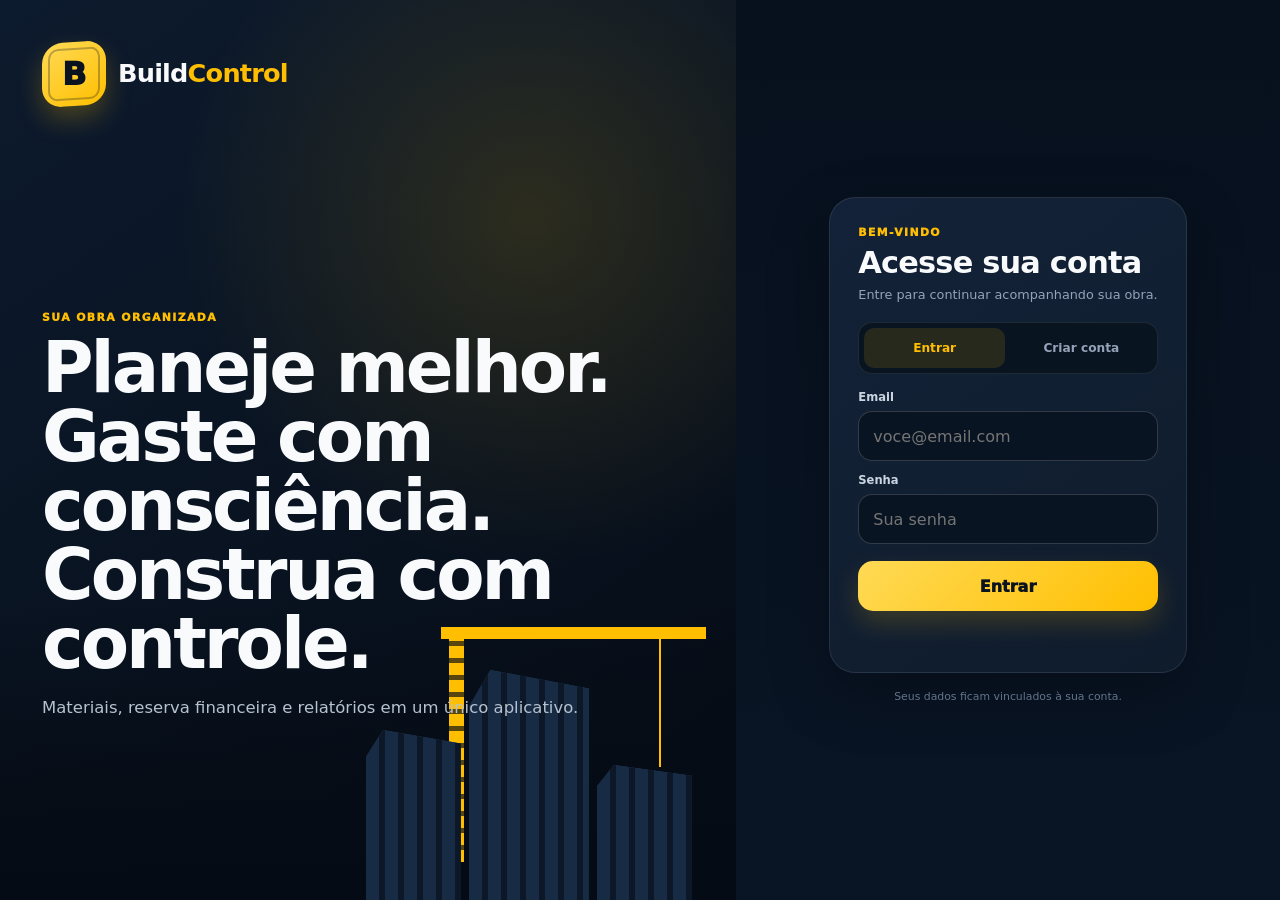
<file: index.html>
<!DOCTYPE html>
<html lang="pt-BR">
<head>
  <meta charset="UTF-8">
  <meta name="viewport" content="width=device-width, initial-scale=1, viewport-fit=cover">
  <title>BuildControl</title>
  <meta name="description" content="Controle de materiais e planejamento financeiro da sua obra.">
  <meta name="theme-color" content="#07101d">
  <link rel="manifest" href="manifest.json">
  <link rel="icon" href="imagens/icon-192.png">
  <link rel="apple-touch-icon" href="imagens/icon-192.png">
  <link rel="stylesheet" href="style.css">
</head>
<body class="app-page">
  <div class="app-shell">
    <header class="topbar">
      <div class="brand-lockup">
        <div class="brand-symbol" aria-hidden="true"><span>B</span></div>
        <div>
          <h1>Build<span>Control</span></h1>
          <small>Planeje. Controle. Construa.</small>
        </div>
      </div>
      <div class="top-actions">
        <span id="syncStatus" class="sync-pill"><i></i> Conectando...</span>
        <button id="btnSairTopo" class="icon-button" type="button" title="Sair" aria-label="Sair">↗</button>
      </div>
    </header>

    <button id="btnInstalar" class="install-banner hidden" type="button">Instalar BuildControl no celular</button>

    <main class="content">
      <section id="view-home" class="app-view active" data-view="home">
        <article class="hero-card">
          <div class="hero-copy">
            <span class="eyebrow">PAINEL DA OBRA</span>
            <h2>Olá, <span id="nomeUsuarioHome">Wellington</span>! 👋</h2>
            <p>Veja quanto da sua lista de materiais já está coberta pelo dinheiro guardado.</p>
            <div class="hero-progress-line">
              <div>
                <strong id="progressoPercentual">0%</strong>
                <span>cobertura financeira</span>
              </div>
              <small id="progressoLegenda">Comece adicionando materiais</small>
            </div>
            <div class="progress-track"><span id="progressoBarra"></span></div>
          </div>
          <div class="hero-art" aria-hidden="true">
            <div class="sun"></div>
            <div class="crane"><i></i><b></b><span></span></div>
            <div class="building"><i></i><i></i><i></i><i></i><i></i><i></i></div>
          </div>
        </article>

        <section class="kpi-grid" aria-label="Resumo financeiro">
          <article class="kpi-card yellow">
            <div class="kpi-icon">▤</div>
            <div><small>Custo dos materiais</small><strong id="totalMateriais">R$ 0,00</strong><span id="qtdMateriaisResumo">0 itens</span></div>
          </article>
          <article class="kpi-card green">
            <div class="kpi-icon">$</div>
            <div><small>Total guardado</small><strong id="totalGuardado">R$ 0,00</strong><span id="qtdMesesResumo">0 meses</span></div>
          </article>
          <article class="kpi-card red">
            <div class="kpi-icon">◷</div>
            <div><small>Falta pagar</small><strong id="faltaPagar">R$ 0,00</strong><span id="porcentagemFalta">0% do total</span></div>
          </article>
        </section>

        <section class="section-block">
          <div class="section-heading"><div><span class="eyebrow">ATALHOS</span><h3>Ações rápidas</h3></div></div>
          <div class="quick-grid">
            <button class="quick-card" type="button" data-open-modal="material"><span>＋</span><strong>Novo material</strong><small>Adicionar à lista</small></button>
            <button class="quick-card" type="button" data-open-modal="guardado"><span>＄</span><strong>Guardar valor</strong><small>Registrar um mês</small></button>
            <button class="quick-card" type="button" data-go-view="reports"><span>⌁</span><strong>Relatórios</strong><small>Analisar os dados</small></button>
          </div>
        </section>

        <section class="dashboard-grid">
          <article class="panel-card">
            <div class="section-heading compact"><div><span class="eyebrow">ÚLTIMOS ITENS</span><h3>Materiais recentes</h3></div><button class="text-button" data-go-view="materials">Ver todos</button></div>
            <div id="materiaisRecentes" class="recent-list"></div>
          </article>
          <article class="panel-card">
            <div class="section-heading compact"><div><span class="eyebrow">DISTRIBUIÇÃO</span><h3>Custo por categoria</h3></div></div>
            <div class="category-summary">
              <div id="donutHome" class="donut-chart"><div><strong id="donutHomeTotal">R$ 0</strong><small>Total</small></div></div>
              <div id="categoriasHome" class="legend-list"></div>
            </div>
          </article>
        </section>
      </section>

      <section id="view-materials" class="app-view" data-view="materials">
        <div class="page-heading">
          <div><span class="eyebrow">PLANEJAMENTO</span><h2>Materiais da obra</h2><p>Organize custos, quantidades e acompanhe o que já está coberto.</p></div>
          <button class="primary-button compact" type="button" data-open-modal="material">＋ Adicionar</button>
        </div>
        <div class="toolbar-card">
          <label class="search-field"><span>⌕</span><input id="buscaMaterial" type="search" placeholder="Buscar material..."></label>
          <div class="filter-tabs" id="filtrosMateriais">
            <button class="active" type="button" data-filter="Todos">Todos</button>
            <button type="button" data-filter="Pendente">Pendentes</button>
            <button type="button" data-filter="Parcial">Parciais</button>
            <button type="button" data-filter="Concluído">Concluídos</button>
          </div>
        </div>
        <div id="listaMateriais" class="materials-list"></div>
      </section>

      <section id="view-savings" class="app-view" data-view="savings">
        <div class="page-heading">
          <div><span class="eyebrow">RESERVA DA OBRA</span><h2>Dinheiro guardado</h2><p>Acompanhe os valores separados em cada mês.</p></div>
          <button class="primary-button compact" type="button" data-open-modal="guardado">＋ Adicionar</button>
        </div>
        <article class="savings-hero">
          <div><span>Total acumulado</span><strong id="totalGuardadoPagina">R$ 0,00</strong><small id="mediaGuardada">Média mensal: R$ 0,00</small></div>
          <div class="coin-stack" aria-hidden="true"><i></i><i></i><i></i></div>
        </article>
        <div id="listaGuardado" class="savings-grid"></div>
      </section>

      <section id="view-reports" class="app-view" data-view="reports">
        <div class="page-heading">
          <div><span class="eyebrow">ANÁLISE</span><h2>Relatórios</h2><p>Uma visão clara dos custos e da evolução da sua reserva.</p></div>
        </div>
        <section class="report-grid">
          <article class="panel-card report-donut-card">
            <div class="section-heading compact"><div><span class="eyebrow">MATERIAIS</span><h3>Distribuição dos custos</h3></div></div>
            <div class="report-donut-wrap">
              <div id="donutReport" class="donut-chart large"><div><strong id="donutReportTotal">R$ 0</strong><small>Total</small></div></div>
              <div id="categoriasRelatorio" class="legend-list"></div>
            </div>
          </article>
          <article class="panel-card report-progress-card">
            <div class="section-heading compact"><div><span class="eyebrow">COBERTURA</span><h3>Resumo financeiro</h3></div></div>
            <div class="big-progress"><strong id="relatorioPercentual">0%</strong><span>dos materiais cobertos</span></div>
            <div class="progress-track large"><span id="relatorioBarra"></span></div>
            <div class="report-values"><div><span>Planejado</span><strong id="relatorioPlanejado">R$ 0,00</strong></div><div><span>Guardado</span><strong id="relatorioGuardado">R$ 0,00</strong></div><div><span>Restante</span><strong id="relatorioRestante">R$ 0,00</strong></div></div>
          </article>
        </section>
        <article class="panel-card chart-panel">
          <div class="section-heading compact"><div><span class="eyebrow">EVOLUÇÃO</span><h3>Dinheiro guardado por mês</h3></div></div>
          <div id="graficoGuardado" class="line-chart" role="img" aria-label="Gráfico da evolução do dinheiro guardado"></div>
        </article>
      </section>

      <section id="view-profile" class="app-view" data-view="profile">
        <div class="page-heading"><div><span class="eyebrow">CONTA</span><h2>Perfil e configurações</h2><p>Gerencie sua sessão, instalação e backup.</p></div></div>
        <article class="profile-card">
          <div class="avatar" id="avatarUsuario">W</div>
          <div><h3 id="nomeUsuarioPerfil">Wellington</h3><p id="emailUsuarioPerfil">Usuário do BuildControl</p><span class="online-badge">● Dados sincronizados</span></div>
        </article>
        <section class="settings-card">
          <button id="btnExportar" type="button"><span>⇩</span><div><strong>Exportar backup</strong><small>Baixar materiais e valores em JSON</small></div><b>›</b></button>
          <button id="btnInstalarPerfil" type="button"><span>▣</span><div><strong>Instalar aplicativo</strong><small>Adicionar o BuildControl à tela inicial</small></div><b>›</b></button>
          <button id="btnResetar" class="danger-row" type="button"><span>⌫</span><div><strong>Apagar todos os dados</strong><small>Remove materiais e valores guardados</small></div><b>›</b></button>
          <button id="btnSair" class="danger-row" type="button"><span>↗</span><div><strong>Sair da conta</strong><small>Encerrar a sessão atual</small></div><b>›</b></button>
        </section>
        <p class="developer-note">BuildControl • Desenvolvido por Wellington Andrade</p>
      </section>
    </main>

    <nav class="bottom-nav" aria-label="Navegação principal">
      <button class="nav-item active" type="button" data-go-view="home"><span>⌂</span><small>Início</small></button>
      <button class="nav-item" type="button" data-go-view="materials"><span>▦</span><small>Materiais</small></button>
      <button class="nav-item nav-add" type="button" data-open-modal="material" aria-label="Adicionar material"><span>＋</span></button>
      <button class="nav-item" type="button" data-go-view="savings"><span>＄</span><small>Guardado</small></button>
      <button class="nav-item" type="button" data-go-view="reports"><span>⌁</span><small>Relatórios</small></button>
      <button class="nav-item desktop-profile" type="button" data-go-view="profile"><span>◎</span><small>Perfil</small></button>
    </nav>
  </div>

  <div id="modalOverlay" class="modal-overlay hidden" aria-hidden="true">
    <div class="modal-sheet" role="dialog" aria-modal="true">
      <button id="fecharModal" class="modal-close" type="button" aria-label="Fechar">×</button>
      <form id="formMaterial" class="modal-form hidden">
        <span class="eyebrow">MATERIAL</span><h2 id="tituloMaterial">Adicionar material</h2><p>Informe o item, a quantidade e o valor unitário.</p>
        <label><span>Nome do material</span><input id="nomeMaterial" type="text" placeholder="Ex.: Cimento CP II" required></label>
        <div class="form-row"><label><span>Quantidade</span><input id="quantidadeMaterial" type="number" min="0" step="0.01" placeholder="20" required></label><label><span>Valor unitário</span><input id="valorMaterial" type="number" min="0" step="0.01" placeholder="38,90" required></label></div>
        <button id="btnMaterial" class="primary-button" type="submit">Salvar material</button>
      </form>
      <form id="formGuardado" class="modal-form hidden">
        <span class="eyebrow">RESERVA</span><h2 id="tituloGuardado">Adicionar valor guardado</h2><p>Registre o valor separado para a obra em um mês.</p>
        <label><span>Mês</span><select id="mesGuardado" required><option value="">Selecione</option><option>Janeiro</option><option>Fevereiro</option><option>Março</option><option>Abril</option><option>Maio</option><option>Junho</option><option>Julho</option><option>Agosto</option><option>Setembro</option><option>Outubro</option><option>Novembro</option><option>Dezembro</option></select></label>
        <label><span>Valor guardado</span><input id="valorGuardadoInput" type="number" min="0" step="0.01" placeholder="500,00" required></label>
        <button id="btnGuardado" class="primary-button" type="submit">Salvar valor</button>
      </form>
    </div>
  </div>

  <div id="toastContainer" class="toast-container" aria-live="polite"></div>
  <script src="script.js"></script>
</body>
</html>
</file>
<file: style.css>
:root{
  --bg:#07101d;--bg-2:#0a1524;--panel:#0f1c2c;--panel-2:#132238;--panel-3:#172940;
  --line:rgba(255,255,255,.09);--line-strong:rgba(255,255,255,.16);--text:#f8fafc;
  --muted:#94a3b8;--muted-2:#64748b;--yellow:#ffbf00;--yellow-2:#ffda55;--green:#27c875;
  --red:#ff626f;--blue:#4b8eff;--purple:#8b6cf6;--shadow:0 22px 60px rgba(0,0,0,.28);
  font-family:Inter,ui-sans-serif,system-ui,-apple-system,BlinkMacSystemFont,"Segoe UI",sans-serif
}
*{box-sizing:border-box}html{min-height:100%;background:var(--bg);scroll-behavior:smooth}body{min-height:100vh;margin:0;color:var(--text);background:radial-gradient(circle at 15% 0%,rgba(46,103,181,.17),transparent 30rem),linear-gradient(180deg,#050b14 0%,var(--bg) 44%,#081221 100%)}button,input,select{font:inherit}button{cursor:pointer}.hidden{display:none!important}.app-page{padding-bottom:calc(86px + env(safe-area-inset-bottom))}.app-shell{width:min(100%,1180px);margin:0 auto}.topbar{position:sticky;top:0;z-index:30;display:flex;align-items:center;justify-content:space-between;gap:16px;padding:max(14px,env(safe-area-inset-top)) 18px 14px;background:rgba(5,11,20,.82);border-bottom:1px solid var(--line);backdrop-filter:blur(20px)}.brand-lockup,.auth-brand,.auth-mobile-brand{display:flex;align-items:center;gap:12px}.brand-symbol{position:relative;width:45px;height:45px;display:grid;place-items:center;border-radius:15px;background:linear-gradient(145deg,var(--yellow-2),var(--yellow));color:#0a1320;box-shadow:0 12px 26px rgba(255,191,0,.25);transform:skewY(-4deg)}.brand-symbol:after{content:"";position:absolute;inset:6px;border:2px solid rgba(7,16,29,.28);border-radius:10px}.brand-symbol span{position:relative;z-index:1;font-size:1.35rem;font-weight:1000;transform:skewY(4deg)}.brand-symbol.large{width:64px;height:64px;border-radius:20px}.brand-symbol.large span{font-size:2rem}.brand-lockup h1,.auth-brand h1,.auth-mobile-brand h1{margin:0;font-size:1.32rem;letter-spacing:-.8px;line-height:1}.brand-lockup h1 span,.auth-brand h1 span,.auth-mobile-brand h1 span{color:var(--yellow)}.brand-lockup small,.auth-mobile-brand small{display:block;margin-top:4px;color:var(--muted);font-size:.7rem;font-weight:700}.top-actions{display:flex;align-items:center;gap:10px}.sync-pill{display:inline-flex;align-items:center;gap:7px;padding:8px 11px;border:1px solid rgba(39,200,117,.25);border-radius:999px;background:rgba(39,200,117,.08);color:#8be5b7;font-size:.68rem;font-weight:800;white-space:nowrap}.sync-pill i{width:7px;height:7px;border-radius:50%;background:var(--green);box-shadow:0 0 10px rgba(39,200,117,.85)}.icon-button{width:40px;height:40px;border:1px solid var(--line);border-radius:13px;background:var(--panel);color:var(--text);font-size:1.1rem}.install-banner{width:calc(100% - 32px);max-width:760px;display:block;margin:12px auto 0;padding:12px;border:1px solid rgba(255,191,0,.28);border-radius:14px;background:rgba(255,191,0,.1);color:var(--yellow-2);font-weight:900}.content{padding:18px 16px 36px}.app-view{display:none;animation:fadeUp .22s ease}.app-view.active{display:block}@keyframes fadeUp{from{opacity:0;transform:translateY(6px)}to{opacity:1;transform:none}}.eyebrow{display:block;color:var(--yellow);font-size:.68rem;font-weight:950;letter-spacing:1.4px}.hero-card{position:relative;overflow:hidden;min-height:280px;display:grid;grid-template-columns:minmax(0,1.15fr) minmax(220px,.85fr);padding:28px;border:1px solid rgba(255,255,255,.1);border-radius:28px;background:linear-gradient(135deg,rgba(20,38,63,.98),rgba(8,18,32,.98));box-shadow:var(--shadow)}.hero-card:before{content:"";position:absolute;inset:auto -120px -160px auto;width:380px;height:380px;border-radius:50%;background:radial-gradient(circle,rgba(255,191,0,.22),transparent 68%)}.hero-copy{position:relative;z-index:2}.hero-copy h2{margin:8px 0 9px;font-size:clamp(1.8rem,5vw,2.8rem);letter-spacing:-1.4px}.hero-copy h2 span{color:var(--yellow-2)}.hero-copy>p{max-width:590px;margin:0;color:#c4ceda;line-height:1.55}.hero-progress-line{display:flex;align-items:end;justify-content:space-between;gap:18px;margin-top:28px}.hero-progress-line div{display:flex;align-items:baseline;gap:10px}.hero-progress-line strong{font-size:1.65rem;color:var(--yellow)}.hero-progress-line span,.hero-progress-line small{color:var(--muted);font-size:.78rem;font-weight:700}.progress-track{height:9px;overflow:hidden;margin-top:10px;border-radius:999px;background:rgba(255,255,255,.09)}.progress-track span{display:block;width:0;height:100%;border-radius:inherit;background:linear-gradient(90deg,var(--yellow),#ffe57d);box-shadow:0 0 20px rgba(255,191,0,.35);transition:width .35s ease}.progress-track.large{height:13px}.hero-art{position:relative;min-height:215px}.sun{position:absolute;right:15px;top:18px;width:94px;height:94px;border-radius:50%;background:radial-gradient(circle,#ffeeb4 0 20%,#ffbf00 42%,rgba(255,191,0,.12) 70%,transparent 72%);filter:drop-shadow(0 0 24px rgba(255,191,0,.28))}.crane{position:absolute;right:42px;bottom:18px;width:178px;height:160px}.crane:before{content:"";position:absolute;left:33px;bottom:0;width:13px;height:152px;background:repeating-linear-gradient(0deg,#ffc928 0 9px,#5c4712 9px 13px)}.crane:after{content:"";position:absolute;left:29px;top:11px;width:151px;height:10px;background:#ffc928;clip-path:polygon(0 0,100% 20%,100% 80%,0 100%)}.crane i{position:absolute;left:0;top:6px;width:42px;height:12px;background:#ffc928}.crane b{position:absolute;right:12px;top:20px;width:2px;height:86px;background:#e5b01c}.crane span{position:absolute;right:2px;top:103px;width:20px;height:12px;border:3px solid #e5b01c;border-top:0;border-radius:0 0 8px 8px}.building{position:absolute;right:4px;bottom:0;width:130px;height:100px;display:grid;grid-template-columns:repeat(3,1fr);gap:8px;padding:20px 14px;background:linear-gradient(145deg,#213755,#101c2d);clip-path:polygon(15% 0,100% 11%,100% 100%,0 100%,0 22%);border-bottom:8px solid #09111d}.building i{background:rgba(255,214,79,.75);box-shadow:0 0 10px rgba(255,191,0,.3)}.kpi-grid{display:grid;grid-template-columns:repeat(3,minmax(0,1fr));gap:14px;margin-top:16px}.kpi-card{position:relative;overflow:hidden;display:flex;align-items:center;gap:14px;min-height:112px;padding:17px;border:1px solid var(--line);border-radius:21px;background:linear-gradient(145deg,var(--panel-2),var(--panel));box-shadow:0 16px 34px rgba(0,0,0,.16)}.kpi-card:after{content:"";position:absolute;right:-28px;bottom:-35px;width:110px;height:110px;border-radius:50%;background:currentColor;opacity:.07}.kpi-icon{flex:0 0 48px;width:48px;height:48px;display:grid;place-items:center;border-radius:15px;font-size:1.35rem;font-weight:950;background:color-mix(in srgb,currentColor 17%,transparent);color:inherit}.kpi-card.yellow{color:var(--yellow)}.kpi-card.green{color:var(--green)}.kpi-card.red{color:var(--red)}.kpi-card small,.kpi-card span{display:block;color:var(--muted);font-size:.72rem;font-weight:700}.kpi-card strong{display:block;margin:4px 0 2px;color:var(--text);font-size:1.23rem;letter-spacing:-.4px}.section-block{margin-top:28px}.section-heading{display:flex;align-items:end;justify-content:space-between;gap:14px;margin-bottom:14px}.section-heading.compact{align-items:center}.section-heading h3{margin:3px 0 0;font-size:1.15rem}.quick-grid{display:grid;grid-template-columns:repeat(3,minmax(0,1fr));gap:13px}.quick-card{min-height:126px;padding:17px;border:1px solid var(--line);border-radius:20px;background:linear-gradient(145deg,var(--panel-2),var(--panel));color:var(--text);text-align:left;transition:.2s ease}.quick-card:hover{transform:translateY(-2px);border-color:rgba(255,191,0,.3)}.quick-card>span{width:42px;height:42px;display:grid;place-items:center;margin-bottom:14px;border-radius:14px;background:rgba(255,191,0,.12);color:var(--yellow);font-size:1.3rem;font-weight:900}.quick-card strong,.quick-card small{display:block}.quick-card small{margin-top:4px;color:var(--muted);font-size:.73rem}.dashboard-grid,.report-grid{display:grid;grid-template-columns:1.15fr .85fr;gap:16px;margin-top:16px}.panel-card{padding:19px;border:1px solid var(--line);border-radius:22px;background:linear-gradient(145deg,var(--panel-2),var(--panel));box-shadow:0 16px 36px rgba(0,0,0,.14)}.text-button{border:0;background:transparent;color:var(--yellow);font-size:.75rem;font-weight:900}.recent-list{display:grid;gap:5px}.recent-row{display:grid;grid-template-columns:auto minmax(0,1fr) auto;align-items:center;gap:12px;padding:11px 0;border-top:1px solid var(--line)}.recent-row:first-child{border-top:0}.material-badge{width:42px;height:42px;display:grid;place-items:center;border-radius:14px;background:rgba(255,191,0,.1);font-size:1.25rem}.recent-row strong,.recent-row small{display:block}.recent-row small{margin-top:3px;color:var(--muted);font-size:.7rem}.recent-value{text-align:right}.recent-value strong{font-size:.82rem}.status-dot{display:inline-flex;align-items:center;gap:5px;margin-top:4px;font-size:.65rem;font-weight:900}.status-dot:before{content:"";width:6px;height:6px;border-radius:50%;background:currentColor}.status-dot.pendente{color:#ff8c95}.status-dot.parcial{color:#ffd66b}.status-dot.concluido{color:#71e8a8}.empty-state{padding:28px 12px;color:var(--muted);text-align:center;font-size:.84rem}.category-summary,.report-donut-wrap{display:flex;align-items:center;gap:20px}.donut-chart{position:relative;flex:0 0 136px;width:136px;aspect-ratio:1;border-radius:50%;background:conic-gradient(#263447 0 100%)}.donut-chart:after{content:"";position:absolute;inset:24px;border-radius:50%;background:var(--panel)}.donut-chart>div{position:absolute;z-index:1;inset:0;display:grid;place-content:center;text-align:center}.donut-chart strong,.donut-chart small{display:block}.donut-chart strong{max-width:88px;font-size:.85rem}.donut-chart small{margin-top:2px;color:var(--muted);font-size:.62rem}.donut-chart.large{flex-basis:180px;width:180px}.donut-chart.large:after{inset:32px}.legend-list{display:grid;gap:10px;min-width:0;flex:1}.legend-row{display:grid;grid-template-columns:auto minmax(0,1fr) auto;align-items:center;gap:8px;font-size:.72rem}.legend-color{width:9px;height:9px;border-radius:50%}.legend-row span{overflow:hidden;text-overflow:ellipsis;white-space:nowrap;color:#cbd5e1}.legend-row strong{font-size:.7rem}.page-heading{display:flex;align-items:end;justify-content:space-between;gap:18px;margin:10px 0 18px}.page-heading h2{margin:4px 0 6px;font-size:clamp(1.7rem,5vw,2.45rem);letter-spacing:-1px}.page-heading p{margin:0;color:var(--muted);font-size:.88rem}.primary-button{min-height:50px;border:0;border-radius:15px;background:linear-gradient(135deg,var(--yellow-2),var(--yellow));color:#0a1320;font-weight:950;box-shadow:0 12px 26px rgba(255,191,0,.18)}.primary-button.compact{min-height:44px;padding:0 17px;white-space:nowrap}.toolbar-card{display:flex;align-items:center;justify-content:space-between;gap:14px;margin-bottom:14px;padding:13px;border:1px solid var(--line);border-radius:18px;background:var(--panel)}.search-field{flex:1;display:flex;align-items:center;gap:8px;min-width:180px;padding:0 12px;border:1px solid var(--line);border-radius:13px;background:#0a1422}.search-field input{width:100%;height:42px;border:0;background:transparent;color:var(--text);outline:none}.search-field input::placeholder{color:var(--muted-2)}.filter-tabs{display:flex;gap:5px;overflow-x:auto}.filter-tabs button{padding:9px 12px;border:1px solid transparent;border-radius:11px;background:transparent;color:var(--muted);font-size:.72rem;font-weight:900;white-space:nowrap}.filter-tabs button.active{border-color:rgba(255,191,0,.25);background:rgba(255,191,0,.1);color:var(--yellow)}.materials-list{display:grid;grid-template-columns:repeat(2,minmax(0,1fr));gap:12px}.material-card{position:relative;display:grid;grid-template-columns:auto minmax(0,1fr) auto;align-items:center;gap:13px;padding:16px;border:1px solid var(--line);border-radius:19px;background:linear-gradient(145deg,var(--panel-2),var(--panel));box-shadow:0 12px 27px rgba(0,0,0,.13)}.material-card .material-badge{width:48px;height:48px}.material-main{min-width:0}.material-main h3{overflow:hidden;margin:0;font-size:.92rem;text-overflow:ellipsis;white-space:nowrap}.material-main p{margin:4px 0 8px;color:var(--muted);font-size:.7rem}.material-price{display:flex;align-items:center;gap:8px}.material-price strong{font-size:.8rem}.coverage-mini{height:5px;overflow:hidden;flex:1;border-radius:99px;background:rgba(255,255,255,.08)}.coverage-mini span{display:block;height:100%;border-radius:inherit;background:var(--yellow)}.material-actions{display:grid;justify-items:end;gap:8px}.material-actions>strong{font-size:.82rem}.card-menu{display:flex;gap:5px}.small-icon-button{width:30px;height:30px;border:1px solid var(--line);border-radius:9px;background:rgba(255,255,255,.03);color:var(--muted)}.small-icon-button.delete{color:#ff8791}.savings-hero{position:relative;overflow:hidden;display:flex;align-items:center;justify-content:space-between;min-height:180px;margin-bottom:16px;padding:25px;border:1px solid rgba(255,191,0,.2);border-radius:25px;background:linear-gradient(135deg,#2c260f,#131d2c 68%)}.savings-hero:after{content:"";position:absolute;right:-70px;top:-90px;width:260px;height:260px;border-radius:50%;background:radial-gradient(circle,rgba(255,191,0,.23),transparent 66%)}.savings-hero span,.savings-hero strong,.savings-hero small{position:relative;z-index:1;display:block}.savings-hero span{color:#e7dca9;font-size:.77rem;font-weight:800}.savings-hero strong{margin:7px 0 5px;font-size:clamp(2rem,7vw,3rem);letter-spacing:-1.4px}.savings-hero small{color:var(--muted)}.coin-stack{position:relative;z-index:1;width:120px;height:90px}.coin-stack i{position:absolute;right:10px;width:88px;height:24px;border:4px solid #c99200;border-radius:50%;background:linear-gradient(180deg,#ffe272,#ffbd00);box-shadow:0 10px 18px rgba(0,0,0,.2)}.coin-stack i:nth-child(1){bottom:5px}.coin-stack i:nth-child(2){right:20px;bottom:29px}.coin-stack i:nth-child(3){right:4px;bottom:53px}.savings-grid{display:grid;grid-template-columns:repeat(3,minmax(0,1fr));gap:12px}.saving-card{position:relative;padding:17px;border:1px solid var(--line);border-radius:19px;background:linear-gradient(145deg,var(--panel-2),var(--panel))}.saving-card>span{display:block;color:var(--muted);font-size:.7rem;font-weight:800}.saving-card>strong{display:block;margin:6px 0 16px;font-size:1.15rem}.saving-card .card-menu{position:absolute;right:12px;bottom:12px}.report-donut-card,.report-progress-card{min-height:300px}.report-donut-wrap{margin-top:30px}.big-progress{margin:32px 0 16px}.big-progress strong,.big-progress span{display:block}.big-progress strong{font-size:3.3rem;color:var(--yellow);letter-spacing:-2px}.big-progress span{color:var(--muted)}.report-values{display:grid;grid-template-columns:repeat(3,1fr);gap:8px;margin-top:24px}.report-values div{padding:12px;border:1px solid var(--line);border-radius:14px;background:rgba(255,255,255,.025)}.report-values span,.report-values strong{display:block}.report-values span{color:var(--muted);font-size:.65rem}.report-values strong{margin-top:4px;font-size:.8rem}.chart-panel{margin-top:16px}.line-chart{position:relative;min-height:300px;padding:15px 6px 0}.line-chart svg{width:100%;height:260px;overflow:visible}.chart-grid-line{stroke:rgba(255,255,255,.08);stroke-width:1}.chart-line{fill:none;stroke:var(--yellow);stroke-width:3;stroke-linecap:round;stroke-linejoin:round;filter:drop-shadow(0 4px 6px rgba(255,191,0,.22))}.chart-area-fill{fill:url(#chartGradient)}.chart-dot{fill:var(--panel);stroke:var(--yellow);stroke-width:3}.chart-labels{display:grid;grid-auto-flow:column;grid-auto-columns:1fr;margin:4px 12px 0;color:var(--muted);font-size:.64rem;text-align:center}.profile-card{display:flex;align-items:center;gap:15px;padding:21px;border:1px solid var(--line);border-radius:22px;background:linear-gradient(145deg,var(--panel-2),var(--panel))}.avatar{width:62px;height:62px;display:grid;place-items:center;border-radius:19px;background:linear-gradient(145deg,var(--yellow-2),var(--yellow));color:#07101d;font-size:1.5rem;font-weight:1000}.profile-card h3,.profile-card p{margin:0}.profile-card p{margin-top:4px;color:var(--muted);font-size:.78rem}.online-badge{display:inline-block;margin-top:9px;color:#7ee5ac;font-size:.68rem;font-weight:900}.settings-card{overflow:hidden;margin-top:15px;border:1px solid var(--line);border-radius:22px;background:var(--panel)}.settings-card button{width:100%;display:grid;grid-template-columns:auto minmax(0,1fr) auto;align-items:center;gap:13px;padding:17px;border:0;border-top:1px solid var(--line);background:transparent;color:var(--text);text-align:left}.settings-card button:first-child{border-top:0}.settings-card button>span{width:40px;height:40px;display:grid;place-items:center;border-radius:13px;background:rgba(255,191,0,.1);color:var(--yellow);font-size:1.2rem}.settings-card strong,.settings-card small{display:block}.settings-card small{margin-top:3px;color:var(--muted);font-size:.69rem}.settings-card b{color:var(--muted);font-size:1.2rem}.settings-card .danger-row>span,.settings-card .danger-row strong{color:#ff7c87}.settings-card .danger-row>span{background:rgba(255,98,111,.09)}.developer-note{margin:22px 0;color:var(--muted-2);font-size:.7rem;text-align:center}.bottom-nav{position:fixed;z-index:40;right:0;bottom:0;left:0;width:min(100%,760px);display:grid;grid-template-columns:repeat(6,1fr);align-items:center;gap:3px;margin:0 auto;padding:8px 10px calc(8px + env(safe-area-inset-bottom));border:1px solid var(--line);border-bottom:0;border-radius:23px 23px 0 0;background:rgba(8,18,32,.94);box-shadow:0 -18px 40px rgba(0,0,0,.25);backdrop-filter:blur(20px)}.nav-item{min-height:54px;display:grid;place-items:center;align-content:center;gap:3px;border:0;border-radius:14px;background:transparent;color:var(--muted)}.nav-item span{font-size:1.2rem;font-weight:900}.nav-item small{font-size:.61rem;font-weight:850}.nav-item.active{color:var(--yellow)}.nav-add span{width:48px;height:48px;display:grid;place-items:center;border-radius:16px;background:linear-gradient(145deg,var(--yellow-2),var(--yellow));color:#07101d;font-size:1.65rem;box-shadow:0 10px 24px rgba(255,191,0,.24)}.modal-overlay{position:fixed;z-index:100;inset:0;display:grid;align-items:end;padding:18px;background:rgba(0,0,0,.66);backdrop-filter:blur(7px)}.modal-sheet{position:relative;width:min(100%,560px);margin:0 auto;padding:24px;border:1px solid var(--line-strong);border-radius:26px;background:linear-gradient(145deg,#14243a,#0c1727);box-shadow:0 35px 90px rgba(0,0,0,.52);animation:sheetUp .24s ease}@keyframes sheetUp{from{transform:translateY(35px);opacity:.5}to{transform:none;opacity:1}}.modal-close{position:absolute;right:16px;top:15px;width:36px;height:36px;border:1px solid var(--line);border-radius:12px;background:rgba(255,255,255,.04);color:var(--muted);font-size:1.35rem}.modal-form h2{margin:5px 0 6px;font-size:1.55rem}.modal-form>p{margin:0 0 19px;color:var(--muted);font-size:.8rem}.modal-form label{display:grid;gap:7px;margin-bottom:13px}.modal-form label>span{color:#cbd5e1;font-size:.73rem;font-weight:850}.modal-form input,.modal-form select,.auth-form input{width:100%;height:50px;padding:0 14px;border:1px solid var(--line-strong);border-radius:14px;background:#091422;color:var(--text);outline:none}.modal-form input:focus,.modal-form select:focus,.auth-form input:focus{border-color:rgba(255,191,0,.55);box-shadow:0 0 0 4px rgba(255,191,0,.09)}.modal-form select{appearance:none}.form-row{display:grid;grid-template-columns:1fr 1fr;gap:11px}.modal-form .primary-button{width:100%;margin-top:5px}.toast-container{position:fixed;z-index:150;right:16px;bottom:100px;display:grid;gap:8px}.toast{max-width:320px;padding:12px 14px;border:1px solid var(--line);border-radius:13px;background:#122033;color:var(--text);box-shadow:var(--shadow);font-size:.75rem;font-weight:800;animation:toastIn .2s ease}@keyframes toastIn{from{transform:translateX(20px);opacity:0}to{transform:none;opacity:1}}
/* LOGIN */
.auth-page{padding:0;background:#050b14}.auth-layout{min-height:100vh;display:grid;grid-template-columns:1.15fr .85fr}.auth-showcase{position:relative;overflow:hidden;display:flex;flex-direction:column;justify-content:space-between;padding:42px;background:radial-gradient(circle at 72% 24%,rgba(255,191,0,.14),transparent 22rem),linear-gradient(145deg,#0d1b2e,#050b14)}.auth-brand h1{font-size:1.6rem}.auth-copy{position:relative;z-index:2;max-width:680px;margin:90px 0 120px}.auth-copy h2{margin:10px 0 16px;font-size:clamp(2.7rem,5.5vw,5.3rem);line-height:.98;letter-spacing:-3px}.auth-copy p{max-width:570px;color:#b7c2d0;font-size:1.03rem;line-height:1.6}.auth-scene{position:absolute;right:0;bottom:0;left:0;height:300px;background:linear-gradient(180deg,transparent,#050b14 92%)}.auth-buildings{position:absolute;right:6%;bottom:0;display:flex;align-items:end;gap:8px}.auth-buildings i{display:block;width:95px;height:170px;background:repeating-linear-gradient(90deg,#172b45 0 13px,#0c1828 13px 19px),linear-gradient(#213b5e,#0d1a2b);clip-path:polygon(18% 0,100% 8%,100% 100%,0 100%,0 16%)}.auth-buildings i:nth-child(2){height:230px;width:120px}.auth-buildings i:nth-child(3){height:135px}.auth-crane{position:absolute;right:37%;bottom:38px;width:15px;height:235px;background:repeating-linear-gradient(0deg,#ffbf00 0 12px,#59460f 12px 17px)}.auth-crane:before{content:"";position:absolute;left:-8px;top:0;width:265px;height:12px;background:#ffbf00}.auth-crane:after{content:"";position:absolute;left:210px;top:10px;width:2px;height:130px;background:#ffbf00}.auth-panel{display:grid;place-content:center;padding:28px;background:linear-gradient(180deg,#07101d,#091525)}.auth-mobile-brand{display:none}.auth-card{width:min(100%,430px);padding:28px;border:1px solid var(--line);border-radius:26px;background:linear-gradient(145deg,var(--panel-2),var(--panel));box-shadow:var(--shadow)}.auth-card h2{margin:6px 0 7px;font-size:1.9rem;letter-spacing:-.8px}.auth-card>p{margin:0;color:var(--muted);font-size:.8rem}.auth-tabs{display:grid;grid-template-columns:1fr 1fr;gap:6px;margin:20px 0 16px;padding:5px;border:1px solid var(--line);border-radius:14px;background:#091421}.auth-tabs button{min-height:40px;border:0;border-radius:10px;background:transparent;color:var(--muted);font-size:.76rem;font-weight:900}.auth-tabs button.active{background:rgba(255,191,0,.12);color:var(--yellow)}.auth-form label{display:grid;gap:7px;margin-bottom:12px}.auth-form label span{color:#cbd5e1;font-size:.72rem;font-weight:850}.auth-form .primary-button{width:100%;margin-top:5px}.auth-message{min-height:20px;margin:13px 0 0!important;text-align:center;font-weight:800}.auth-message.erro{color:#ff8993}.auth-message.sucesso{color:#79e7aa}.auth-footer{display:block;margin-top:17px;color:var(--muted-2);font-size:.68rem;text-align:center}
@media(min-width:980px){.content{padding:24px}.bottom-nav{position:sticky;bottom:0;margin-top:20px;border-radius:22px;width:100%;max-width:none}.app-page{padding-bottom:0}.desktop-profile{display:grid}}
@media(max-width:860px){.hero-card{grid-template-columns:1fr}.hero-art{position:absolute;right:8px;bottom:0;width:230px;opacity:.48}.hero-copy{padding-right:120px}.dashboard-grid,.report-grid{grid-template-columns:1fr}.materials-list{grid-template-columns:1fr}.savings-grid{grid-template-columns:repeat(2,minmax(0,1fr))}.auth-layout{grid-template-columns:1fr}.auth-showcase{display:none}.auth-mobile-brand{display:flex;margin-bottom:20px}.auth-panel{min-height:100vh;align-content:center}.category-summary{justify-content:center}}
@media(max-width:620px){.topbar{padding-right:12px;padding-left:12px}.sync-pill{display:none}.content{padding:12px 10px 26px}.hero-card{min-height:305px;padding:21px;border-radius:23px}.hero-copy{padding-right:0}.hero-copy>p{max-width:76%}.hero-progress-line{align-items:start;flex-direction:column;gap:4px;margin-top:22px}.hero-art{right:-35px;width:200px;opacity:.43}.kpi-grid{grid-template-columns:1fr;gap:9px}.kpi-card{min-height:88px}.quick-grid{grid-template-columns:1fr 1fr}.quick-card:last-child{grid-column:1/-1;min-height:100px}.category-summary,.report-donut-wrap{align-items:center;flex-direction:column}.toolbar-card{align-items:stretch;flex-direction:column}.filter-tabs{padding-bottom:2px}.page-heading{align-items:start;flex-direction:column}.page-heading .primary-button{width:100%}.materials-list{grid-template-columns:1fr}.material-card{padding:14px}.savings-grid{grid-template-columns:1fr 1fr}.report-values{grid-template-columns:1fr}.bottom-nav{grid-template-columns:repeat(5,1fr)}.desktop-profile{display:none}.form-row{grid-template-columns:1fr}.modal-overlay{padding:10px}.modal-sheet{padding:22px 18px;border-radius:24px}.auth-panel{padding:18px}.auth-card{padding:22px;border-radius:22px}.auth-mobile-brand{justify-content:center}.auth-mobile-brand h1{font-size:1.25rem}.toast-container{right:10px;left:10px;bottom:92px}.toast{max-width:none}.savings-hero{padding:20px}.coin-stack{width:85px;transform:scale(.8);transform-origin:right center}}
@media(max-width:390px){.hero-copy>p{max-width:100%}.hero-art{display:none}.quick-grid{grid-template-columns:1fr}.quick-card:last-child{grid-column:auto}.savings-grid{grid-template-columns:1fr}.brand-lockup small{display:none}.brand-symbol{width:40px;height:40px}.kpi-card strong{font-size:1.08rem}}
</file>
